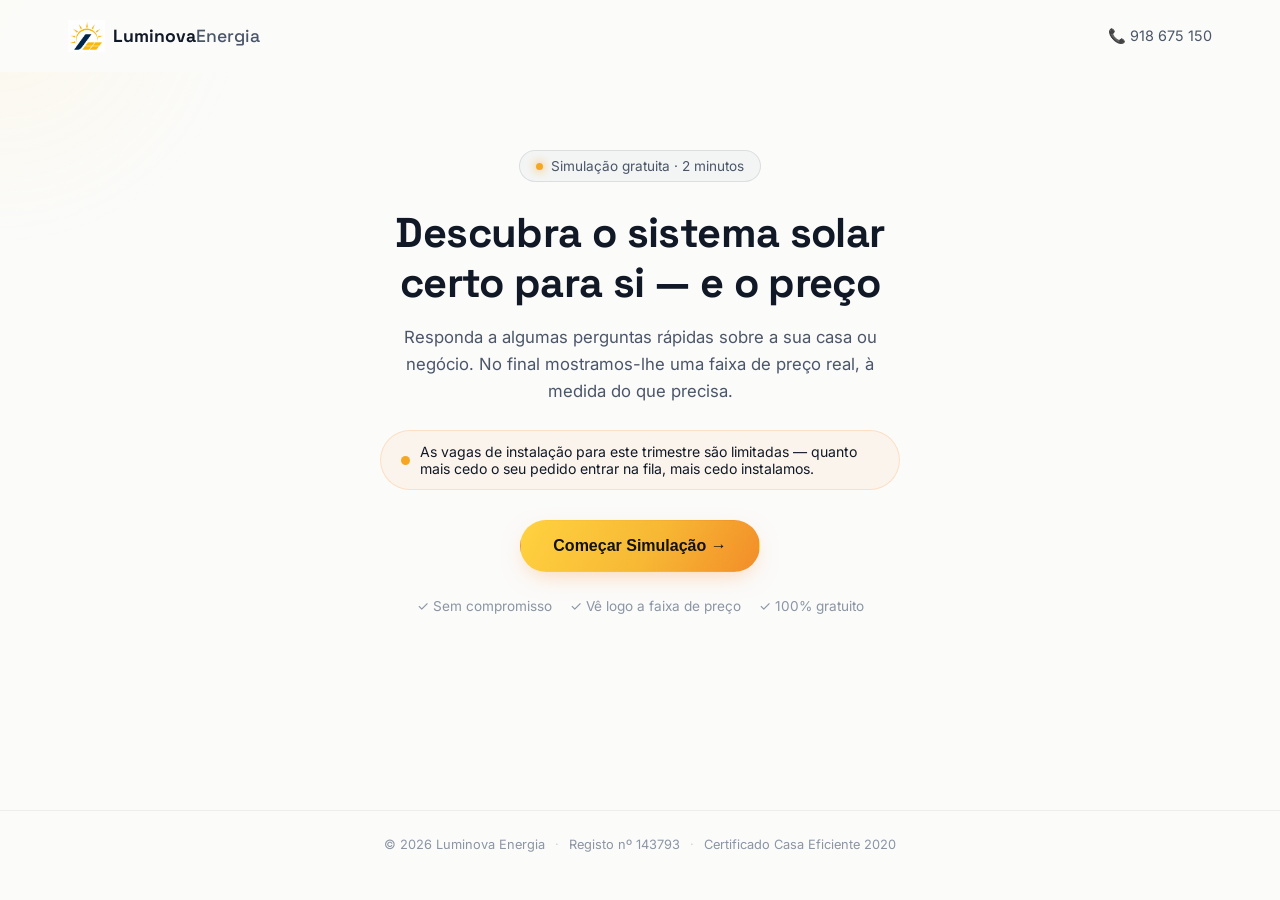
<file: index.html>
<!DOCTYPE html>
<html lang="pt">
<head>
<meta charset="UTF-8">
<meta name="viewport" content="width=device-width, initial-scale=1.0">
<title>Simulação Solar Gratuita | Luminova Energia</title>
<meta name="description" content="Descubra em 2 minutos o sistema solar certo para a sua casa ou negócio, veja a faixa de preço estimada e agende uma avaliação gratuita.">
<link rel="icon" href="data:image/svg+xml,<svg xmlns=%22http://www.w3.org/2000/svg%22 viewBox=%220 0 100 100%22><text y=%22.9em%22 font-size=%2290%22>☀️</text></svg>">
<link rel="preconnect" href="https://fonts.googleapis.com">
<link rel="preconnect" href="https://fonts.gstatic.com" crossorigin>
<link href="https://fonts.googleapis.com/css2?family=Space+Grotesk:wght@400;500;600;700&family=Inter:wght@400;500;600;700;800&display=swap" rel="stylesheet">
<link rel="stylesheet" href="styles.css?v=3">
</head>
<body>

<div class="grain"></div>
<div class="cursor-glow" id="cursorGlow"></div>

<!-- Intentionally minimal header: logo only, no nav links, no way to click away from the quiz. -->
<header class="quiz-header">
  <div class="container quiz-header-inner">
    <span class="logo">
      <img src="assets/logo-mark.png" alt="Luminova Energia" class="logo-mark-img">
      <span class="logo-text">Luminova<em>Energia</em></span>
    </span>
    <a href="tel:+351918675150" class="quiz-header-phone">📞 918 675 150</a>
  </div>
</header>

<section class="quiz-section">
  <div class="container quiz-container">

    <div class="quiz-intro reveal-up in" id="quizIntro">
      <div class="eyebrow center"><span class="dot"></span> Simulação gratuita · 2 minutos</div>
      <h1 class="quiz-title">Descubra o sistema solar certo para si — e o preço</h1>
      <p class="quiz-sub">Responda a algumas perguntas rápidas sobre a sua casa ou negócio. No final mostramos-lhe uma faixa de preço real, à medida do que precisa.</p>
      <div class="quiz-urgency">
        <span class="pulse-dot"></span>
        As vagas de instalação para este trimestre são limitadas — quanto mais cedo o seu pedido entrar na fila, mais cedo instalamos.
      </div>
      <button class="btn btn-primary btn-lg" id="startQuiz">Começar Simulação →</button>
      <div class="quiz-trust">
        <span>✓ Sem compromisso</span>
        <span>✓ Vê logo a faixa de preço</span>
        <span>✓ 100% gratuito</span>
      </div>
    </div>

    <form id="quizForm" class="quiz-form" style="display:none;" novalidate>
      <div class="quiz-progress">
        <div class="quiz-progress-bar"><div class="quiz-progress-fill" id="progressFill"></div></div>
        <div class="quiz-progress-label"><span id="stepLabel">Passo 1 de 11</span></div>
      </div>

      <!-- Step 1: Tipo de imóvel -->
      <div class="quiz-step" data-step="1">
        <h2>Isto é para...</h2>
        <p class="quiz-step-sub">Isto ajuda-nos a dimensionar corretamente o sistema.</p>
        <div class="quiz-options quiz-options-list" data-field="property_type">
          <button type="button" class="quiz-option" data-value="Moradia"><span class="quiz-option-icon">🏠</span><span>Moradia</span></button>
          <button type="button" class="quiz-option" data-value="Apartamento"><span class="quiz-option-icon">🏢</span><span>Apartamento</span></button>
          <button type="button" class="quiz-option" data-value="Comercial"><span class="quiz-option-icon">🏭</span><span>Negócio ou Comercial</span></button>
        </div>
        <div class="quiz-field" id="roofAccessField" style="display:none;">
          <label>Tem acesso a um telhado, terraço ou cobertura próprios?</label>
          <div class="quiz-options quiz-options-list" data-field="roof_access">
            <button type="button" class="quiz-option" data-value="Proprio">Sim, tenho acesso próprio</button>
            <button type="button" class="quiz-option" data-value="Partilhado com condominio">É partilhado com o condomínio</button>
            <button type="button" class="quiz-option" data-value="Sem acesso">Não tenho, mas tenho interesse noutras soluções</button>
          </div>
        </div>
      </div>

      <!-- Step 2: O que procura, mapeado diretamente ao que vendemos -->
      <div class="quiz-step" data-step="2">
        <h2>O que está a precisar?</h2>
        <p class="quiz-step-sub">Estas são as soluções que temos disponíveis — escolha a que mais se aproxima.</p>
        <div class="quiz-options quiz-options-list" data-field="interest">
          <button type="button" class="quiz-option" data-value="Kit Solar Completo"><span class="quiz-option-icon">☀️</span><span>Kit Solar Completo (painéis + inversor + bateria)</span></button>
          <button type="button" class="quiz-option" data-value="Bateria"><span class="quiz-option-icon">🔋</span><span>Já tenho painéis, quero mais bateria/armazenamento</span></button>
          <button type="button" class="quiz-option" data-value="Inversor"><span class="quiz-option-icon">⚡</span><span>Preciso de trocar ou adicionar um inversor</span></button>
          <button type="button" class="quiz-option" data-value="Carregador EV"><span class="quiz-option-icon">🚗</span><span>Um carregador para o meu carro elétrico</span></button>
          <button type="button" class="quiz-option" data-value="Estrutura"><span class="quiz-option-icon">🔧</span><span>Estrutura de fixação para painéis novos</span></button>
          <button type="button" class="quiz-option" data-value="Ainda nao sei"><span class="quiz-option-icon">🤔</span><span>Ainda não sei — quero uma recomendação</span></button>
        </div>
      </div>

      <!-- Step 3: Capacidade — conteúdo varia consoante as respostas anteriores -->
      <div class="quiz-step" data-step="3">
        <h2 id="capTitle">O que tem em casa?</h2>
        <p class="quiz-step-sub" id="capSub">Só o essencial — isto dá-nos uma ideia rápida do seu consumo.</p>

        <!-- Bateria: já tem painéis? que inversor tem? -->
        <div id="capBattery" style="display:none;">
          <div class="quiz-field">
            <label>Já tem painéis solares instalados?</label>
            <div class="quiz-options" data-field="battery_has_panels">
              <button type="button" class="quiz-option" data-value="Sim">Sim</button>
              <button type="button" class="quiz-option" data-value="Nao">Não</button>
            </div>
          </div>
          <div class="quiz-field">
            <label>Que inversor tem atualmente?</label>
            <div class="quiz-options" data-field="battery_inverter_brand">
              <button type="button" class="quiz-option" data-value="Deye">Deye</button>
              <button type="button" class="quiz-option" data-value="Outra marca">Outra marca</button>
              <button type="button" class="quiz-option" data-value="Nao sei">Não sei</button>
            </div>
          </div>
          <div class="quiz-field">
            <label>O que precisa de continuar a funcionar durante um corte de energia? (opcional)</label>
            <div class="quiz-options quiz-chips" data-field="autonomy_needs" data-multi="true">
              <button type="button" class="quiz-option quiz-chip" data-value="Conservacao de alimentos">🧊 Conservação de alimentos</button>
              <button type="button" class="quiz-option quiz-chip" data-value="Equipamento medico">🏥 Equipamento médico</button>
              <button type="button" class="quiz-option quiz-chip" data-value="Trabalho remoto">💻 Trabalho remoto</button>
              <button type="button" class="quiz-option quiz-chip" data-value="Bomba de agua">💧 Bomba de água / furo</button>
              <button type="button" class="quiz-option quiz-chip" data-value="Seguranca">🔒 Segurança / alarme</button>
              <button type="button" class="quiz-option quiz-chip" data-value="Nao precisa de autonomia">Não preciso de autonomia</button>
            </div>
          </div>
        </div>

        <!-- Inversor: motivo + potência aproximada -->
        <div id="capInverter" style="display:none;">
          <div class="quiz-field">
            <label>Porque precisa de trocar/adicionar o inversor?</label>
            <div class="quiz-options" data-field="inverter_reason">
              <button type="button" class="quiz-option" data-value="Avariado">O atual avariou</button>
              <button type="button" class="quiz-option" data-value="Mais potencia">Quero mais potência</button>
              <button type="button" class="quiz-option" data-value="Instalacao de raiz">Estou a instalar de raiz</button>
              <button type="button" class="quiz-option" data-value="Outro motivo">Outro motivo</button>
            </div>
          </div>
          <div class="quiz-field">
            <label>Potência aproximada do sistema</label>
            <div class="quiz-options" data-field="inverter_power">
              <button type="button" class="quiz-option" data-value="Ate 3kW">Até 3 kW</button>
              <button type="button" class="quiz-option" data-value="3-5kW">3–5 kW</button>
              <button type="button" class="quiz-option" data-value="Mais de 5kW">Mais de 5 kW</button>
              <button type="button" class="quiz-option" data-value="Nao sei">Não sei</button>
            </div>
          </div>
        </div>

        <!-- Carregador EV: tipo + já tem solar -->
        <div id="capCharger" style="display:none;">
          <div class="quiz-field">
            <label>Que tipo de carregamento procura?</label>
            <div class="quiz-options quiz-options-list" data-field="charger_type">
              <button type="button" class="quiz-option" data-value="Mais economico (7kW monofasico)">🔌 Mais económico — 7 kW monofásico</button>
              <button type="button" class="quiz-option" data-value="Mais rapido (11kW trifasico)">⚡ Mais rápido — 11 kW trifásico</button>
              <button type="button" class="quiz-option" data-value="O mais rapido e inteligente (22kW com app)">🚀 O mais rápido e inteligente — 22 kW com app</button>
              <button type="button" class="quiz-option" data-value="Nao sei">🤔 Não sei</button>
            </div>
          </div>
          <div class="quiz-field">
            <label>Já tem sistema solar instalado?</label>
            <div class="quiz-options" data-field="charger_has_solar">
              <button type="button" class="quiz-option" data-value="Sim">Sim</button>
              <button type="button" class="quiz-option" data-value="Nao">Não</button>
              <button type="button" class="quiz-option" data-value="Vou instalar agora">Vou instalar agora</button>
            </div>
          </div>
        </div>

        <!-- Estrutura: cobertura + nº de painéis -->
        <div id="capStructure" style="display:none;">
          <div class="quiz-field">
            <label>Tipo de cobertura</label>
            <div class="quiz-options" data-field="structure_roof_type">
              <button type="button" class="quiz-option" data-value="Telhado inclinado">Telhado inclinado</button>
              <button type="button" class="quiz-option" data-value="Cobertura plana">Cobertura plana</button>
              <button type="button" class="quiz-option" data-value="Nao sei">Não sei</button>
            </div>
          </div>
          <div class="quiz-field">
            <label>Quantos painéis pretende instalar?</label>
            <div class="quiz-options" data-field="structure_panel_count">
              <button type="button" class="quiz-option" data-value="1-6">1–6</button>
              <button type="button" class="quiz-option" data-value="7-12">7–12</button>
              <button type="button" class="quiz-option" data-value="13-20">13–20</button>
              <button type="button" class="quiz-option" data-value="Mais de 20">Mais de 20</button>
            </div>
          </div>
        </div>

        <!-- Residencial (Moradia ou Apartamento com acesso): padrão de consumo + autonomia + veículo elétrico + agregado -->
        <div id="capResidential" style="display:none;">
          <div class="quiz-field">
            <label>Quando consome mais eletricidade?</label>
            <div class="quiz-options quiz-options-list" data-field="consumption_pattern">
              <button type="button" class="quiz-option" data-value="Durante o dia">☀️ Durante o dia (trabalho a partir de casa, negócio ativo de dia)</button>
              <button type="button" class="quiz-option" data-value="Ao fim do dia e noite">🌙 Ao fim do dia e à noite (fora de casa durante o dia)</button>
              <button type="button" class="quiz-option" data-value="Distribuido ao longo do dia">🔄 Distribuído ao longo do dia</button>
            </div>
          </div>
          <div class="quiz-field">
            <label>O que precisa de continuar a funcionar durante um corte de energia? (opcional)</label>
            <div class="quiz-options quiz-chips" data-field="autonomy_needs" data-multi="true">
              <button type="button" class="quiz-option quiz-chip" data-value="Conservacao de alimentos">🧊 Conservação de alimentos</button>
              <button type="button" class="quiz-option quiz-chip" data-value="Equipamento medico">🏥 Equipamento médico</button>
              <button type="button" class="quiz-option quiz-chip" data-value="Trabalho remoto">💻 Trabalho remoto</button>
              <button type="button" class="quiz-option quiz-chip" data-value="Bomba de agua">💧 Bomba de água / furo</button>
              <button type="button" class="quiz-option quiz-chip" data-value="Seguranca">🔒 Segurança / alarme</button>
              <button type="button" class="quiz-option quiz-chip" data-value="Nao precisa de autonomia">Não preciso de autonomia</button>
            </div>
          </div>
          <div class="quiz-field">
            <label>Tem ou está a planear ter um veículo elétrico?</label>
            <div class="quiz-options" data-field="ev_interest" data-scope="residential">
              <button type="button" class="quiz-option" data-value="Ja tenho">Já tenho</button>
              <button type="button" class="quiz-option" data-value="Vou comprar em breve">Vou comprar em breve</button>
              <button type="button" class="quiz-option" data-value="Nao">Não</button>
              <button type="button" class="quiz-option" data-value="Talvez no futuro">Talvez no futuro</button>
            </div>
          </div>
          <div class="quiz-field">
            <label>Quantas pessoas vivem em casa?</label>
            <div class="quiz-options" data-field="household" data-scope="residential">
              <button type="button" class="quiz-option" data-value="1-2 pessoas">1–2 pessoas</button>
              <button type="button" class="quiz-option" data-value="3-4 pessoas">3–4 pessoas</button>
              <button type="button" class="quiz-option" data-value="5+ pessoas">5+ pessoas</button>
            </div>
          </div>
        </div>

        <!-- Comercial: tipos de equipamento + frota elétrica + dimensão do negócio -->
        <div id="capCommercial" style="display:none;">
          <div class="quiz-field">
            <label>Que tipos de equipamento têm maior consumo? (opcional)</label>
            <div class="quiz-options quiz-chips" data-field="appliances" data-multi="true" data-scope="commercial">
              <button type="button" class="quiz-option quiz-chip" data-value="Camaras Frigorificas">🧊 Câmaras Frigoríficas</button>
              <button type="button" class="quiz-option quiz-chip" data-value="Climatizacao Comercial">❄️ Climatização</button>
              <button type="button" class="quiz-option quiz-chip" data-value="Maquinaria">⚙️ Maquinaria</button>
              <button type="button" class="quiz-option quiz-chip" data-value="Iluminacao Intensiva">💡 Iluminação Intensiva</button>
              <button type="button" class="quiz-option quiz-chip" data-value="Equipamento Informatico">🖥️ Equipamento Informático</button>
            </div>
          </div>
          <div class="quiz-field">
            <label>Tem ou planeia ter veículos elétricos na frota?</label>
            <div class="quiz-options" data-field="ev_interest" data-scope="commercial">
              <button type="button" class="quiz-option" data-value="Ja tenho">Já tenho</button>
              <button type="button" class="quiz-option" data-value="Vou comprar em breve">Vou comprar em breve</button>
              <button type="button" class="quiz-option" data-value="Nao">Não</button>
              <button type="button" class="quiz-option" data-value="Talvez no futuro">Talvez no futuro</button>
            </div>
          </div>
          <div class="quiz-field">
            <label>Dimensão do negócio</label>
            <div class="quiz-options" data-field="household" data-scope="commercial">
              <button type="button" class="quiz-option" data-value="Pequeno negocio (1-5)">Pequeno (1–5 pessoas)</button>
              <button type="button" class="quiz-option" data-value="Medio negocio (5-20)">Médio (5–20 pessoas)</button>
              <button type="button" class="quiz-option" data-value="Grande negocio (20+)">Grande (20+ pessoas)</button>
            </div>
          </div>
        </div>

        <button type="button" class="btn btn-primary btn-lg" id="capNext">Continuar →</button>
      </div>

      <!-- Step 4: Morada -->
      <div class="quiz-step" data-step="4">
        <h2>Onde fica o imóvel?</h2>
        <p class="quiz-step-sub">Precisamos da morada completa para validar a exposição solar e a viabilidade técnica.</p>
        <div class="quiz-field">
          <label for="address">Morada completa</label>
          <input type="text" id="address" name="address" placeholder="Rua, número, código postal, localidade" autocomplete="street-address" required>
        </div>
        <div class="quiz-field">
          <label for="concelho">Concelho</label>
          <input type="text" id="concelho" name="concelho" placeholder="Ex: Nisa, Castelo Branco..." autocomplete="address-level2">
        </div>
        <button type="button" class="btn btn-primary btn-lg quiz-next">Continuar →</button>
      </div>

      <!-- Step 5: Fatura -->
      <div class="quiz-step" data-step="5">
        <h2>Quanto paga, em média, de eletricidade por mês?</h2>
        <p class="quiz-step-sub">Quanto mais alta a fatura, maior a poupança potencial — e mais precisa esta estimativa.</p>
        <div class="quiz-field">
          <label for="current_bill">Valor médio mensal (€)</label>
          <input type="text" id="current_bill" name="current_bill" placeholder="Ex: 120€" inputmode="decimal">
        </div>
        <button type="button" class="btn btn-primary btn-lg quiz-next">Continuar →</button>
      </div>

      <!-- Step 6: Faixa de preço (informativo) -->
      <div class="quiz-step" data-step="6">
        <div class="price-reveal">
          <div class="eyebrow center"><span class="dot"></span> Estimativa para o seu perfil</div>
          <div class="price-tier" id="priceTier">Médio</div>
          <div class="price-range" id="priceRange">3.000€ – 5.600€</div>
          <p class="price-explain" id="priceExplain">Este é o intervalo típico de investimento para o perfil que descreveu, incluindo painéis, inversor e bateria de lítio.</p>
          <p class="price-disclaimer">O valor final depende de uma avaliação técnica gratuita à sua morada — isto é apenas um ponto de partida.</p>
        </div>
        <button type="button" class="btn btn-primary btn-lg full quiz-next">Já percebi, continuar →</button>
      </div>

      <!-- Step 7: Orçamento -->
      <div class="quiz-step" data-step="7">
        <h2>Tendo em conta essa faixa, qual o orçamento que tem disponível?</h2>
        <p class="quiz-step-sub">Uma estimativa é suficiente — ajustamos a proposta ao valor real.</p>
        <div class="quiz-options quiz-options-list" data-field="budget">
          <button type="button" class="quiz-option" data-value="Ate 3.000E">Até 3.000€</button>
          <button type="button" class="quiz-option" data-value="3.000E - 6.000E">3.000€ – 6.000€</button>
          <button type="button" class="quiz-option" data-value="6.000E - 10.000E">6.000€ – 10.000€</button>
          <button type="button" class="quiz-option" data-value="Mais de 10.000E">Mais de 10.000€</button>
          <button type="button" class="quiz-option" data-value="Ainda nao sei / preciso de simulacao">Ainda não sei — preciso de uma simulação</button>
        </div>
      </div>

      <!-- Step 8: Prazo -->
      <div class="quiz-step" data-step="8">
        <h2>Para quando quer ter o sistema instalado?</h2>
        <p class="quiz-step-sub">Isto determina a prioridade do seu pedido na nossa agenda de instalações.</p>
        <div class="quiz-options quiz-options-list" data-field="timeline">
          <button type="button" class="quiz-option" data-value="Imediato (0-1 mes)"><span class="quiz-option-icon">🔥</span><span>O mais rápido possível (0–1 mês)</span></button>
          <button type="button" class="quiz-option" data-value="1-3 meses"><span class="quiz-option-icon">📅</span><span>Nos próximos 1–3 meses</span></button>
          <button type="button" class="quiz-option" data-value="3-6 meses"><span class="quiz-option-icon">🗓️</span><span>Nos próximos 3–6 meses</span></button>
          <button type="button" class="quiz-option" data-value="So a pesquisar"><span class="quiz-option-icon">🔎</span><span>Ainda só estou a pesquisar</span></button>
        </div>
      </div>

      <!-- Step 9: Proprietário -->
      <div class="quiz-step" data-step="9">
        <h2>É proprietário(a) do imóvel?</h2>
        <p class="quiz-step-sub">A instalação solar requer autorização do proprietário.</p>
        <div class="quiz-options" data-field="owner">
          <button type="button" class="quiz-option" data-value="Sim"><span class="quiz-option-icon">✓</span><span>Sim, sou o proprietário</span></button>
          <button type="button" class="quiz-option" data-value="Nao"><span class="quiz-option-icon">✗</span><span>Não</span></button>
          <button type="button" class="quiz-option" data-value="A decidir com o proprietario"><span class="quiz-option-icon">🤝</span><span>Vou decidir com o proprietário</span></button>
        </div>
      </div>

      <!-- Step 10: Motivação -->
      <div class="quiz-step" data-step="10">
        <h2>O que o(a) faz querer avançar agora?</h2>
        <p class="quiz-step-sub">Pode escolher mais do que uma opção.</p>
        <div class="quiz-options quiz-options-list quiz-multi" data-field="motivations" data-multi="true">
          <button type="button" class="quiz-option" data-value="Preco da eletricidade a subir">📈 Os preços da eletricidade estão a subir</button>
          <button type="button" class="quiz-option" data-value="Fim de incentivos/apoios">⏳ Não quero perder os apoios/incentivos atuais</button>
          <button type="button" class="quiz-option" data-value="Ja teve corte de energia">⚡ Já tive cortes de energia</button>
          <button type="button" class="quiz-option" data-value="Quer independencia energetica">🔋 Quero independência energética</button>
          <button type="button" class="quiz-option" data-value="Esta a construir/remodelar">🏗️ Estou a construir ou remodelar</button>
          <button type="button" class="quiz-option" data-value="Recomendacao de outro cliente">🗣️ Fui recomendado por outro cliente</button>
        </div>
        <div class="quiz-field quiz-note-field">
          <label for="quiz_note">NOTA: quer dizer-nos mais alguma coisa? (opcional)</label>
          <textarea id="quiz_note" name="note" rows="3" placeholder="Ex: tenho sombra no telhado à tarde, já tenho orçamentos de outras empresas, prefiro ser contactado ao fim do dia..."></textarea>
        </div>
        <button type="button" class="btn btn-primary btn-lg quiz-next">Continuar →</button>
      </div>

      <!-- Step 11: Chamada + Contacto -->
      <div class="quiz-step" data-step="11">
        <h2>Falta só uma coisa — a Marta vai ligar-lhe</h2>
        <p class="quiz-step-sub">Preencha os seus dados e a nossa assistente entra em contacto consigo em poucos minutos para perceber o seu pedido e agendar a visita técnica.</p>
        <div class="marta-call-card">
          <img src="assets/marta.jpg" alt="Marta - Assistente da Luminova" class="marta-call-photo">
          <div class="marta-call-info">
            <strong class="marta-call-name">Marta — Assistente da Luminova</strong>
            <span class="marta-call-desc">Vai receber uma chamada de <strong>+351 300 602 521</strong> dentro de cerca de 2 minutos depois de submeter o formulário.</span>
          </div>
        </div>
        <div class="quiz-field">
          <label for="qname">Nome</label>
          <input type="text" id="qname" name="name" placeholder="O seu nome" required>
        </div>
        <div class="quiz-field">
          <label for="qphone">Telefone</label>
          <input type="tel" id="qphone" name="phone" placeholder="912 345 678" required>
        </div>
        <div class="quiz-field">
          <label for="qemail">Email</label>
          <input type="email" id="qemail" name="email" placeholder="oseuemail@exemplo.pt" required>
        </div>
        <button type="submit" class="btn btn-primary btn-lg full" id="submitQuiz">Concluir e Receber a Chamada →</button>
        <p class="quiz-disclaimer">Ao submeter, aceita ser contactado pela nossa equipa (mensagem, email ou chamada) sobre este pedido.</p>
      </div>

      <div class="quiz-nav">
        <button type="button" class="quiz-back" id="quizBack">← Voltar</button>
      </div>
    </form>

  </div>
</section>

<footer class="quiz-footer">
  <div class="container quiz-footer-inner">
    <span>© <span id="year"></span> Luminova Energia</span>
    <span class="quiz-footer-sep">·</span>
    <span>Registo nº 143793</span>
    <span class="quiz-footer-sep">·</span>
    <span>Certificado Casa Eficiente 2020</span>
  </div>
</footer>

<script src="quiz.js?v=4"></script>
</body>
</html>
</file>
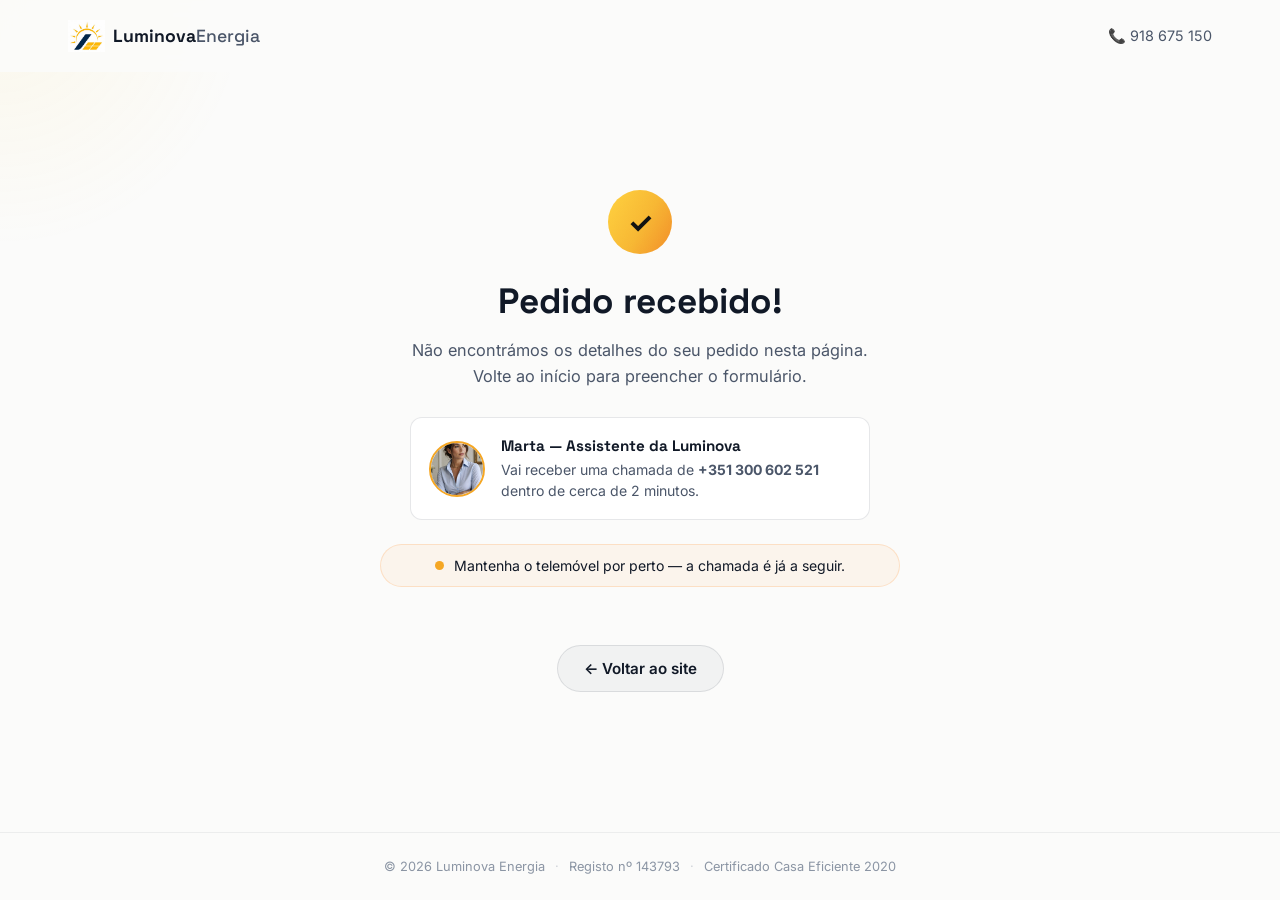
<file: obrigado.html>
<!DOCTYPE html>
<html lang="pt">
<head>
<meta charset="UTF-8">
<meta name="viewport" content="width=device-width, initial-scale=1.0">
<title>Pedido Recebido | Luminova Energia</title>
<meta name="robots" content="noindex">
<link rel="icon" href="data:image/svg+xml,<svg xmlns=%22http://www.w3.org/2000/svg%22 viewBox=%220 0 100 100%22><text y=%22.9em%22 font-size=%2290%22>☀️</text></svg>">
<link rel="preconnect" href="https://fonts.googleapis.com">
<link rel="preconnect" href="https://fonts.gstatic.com" crossorigin>
<link href="https://fonts.googleapis.com/css2?family=Space+Grotesk:wght@400;500;600;700&family=Inter:wght@400;500;600;700;800&display=swap" rel="stylesheet">
<link rel="stylesheet" href="styles.css?v=3">
</head>
<body>

<div class="grain"></div>
<div class="cursor-glow" id="cursorGlow"></div>

<header class="quiz-header">
  <div class="container quiz-header-inner">
    <span class="logo">
      <img src="assets/logo-mark.png" alt="Luminova Energia" class="logo-mark-img">
      <span class="logo-text">Luminova<em>Energia</em></span>
    </span>
    <a href="tel:+351918675150" class="quiz-header-phone">📞 918 675 150</a>
  </div>
</header>

<section class="quiz-section">
  <div class="container quiz-container">

    <div class="quiz-success" id="quizSuccess">
      <div class="quiz-success-icon">✓</div>
      <h2>Pedido recebido!</h2>
      <p id="successMessage">A confirmar os detalhes...</p>

      <div class="marta-call-card" style="max-width:460px;margin:28px auto 0;text-align:left;">
        <img src="assets/marta.jpg" alt="Marta - Assistente da Luminova" class="marta-call-photo">
        <div class="marta-call-info">
          <strong class="marta-call-name">Marta — Assistente da Luminova</strong>
          <span class="marta-call-desc">Vai receber uma chamada de <strong>+351 300 602 521</strong> dentro de cerca de 2 minutos.</span>
        </div>
      </div>

      <div class="quiz-next-steps" id="nextSteps">
        <h3>O que acontece a seguir</h3>
        <ol>
          <li><strong>Dentro de 2 minutos:</strong> A Marta liga-lhe do número acima para perceber melhor o seu pedido.</li>
          <li><strong>Na chamada:</strong> Ela confirma os detalhes e agenda consigo a chamada de avaliação com a nossa equipa, hoje ou amanhã.</li>
          <li><strong>Depois de agendado:</strong> Recebe um convite por email com o link da chamada, mais alguns emails úteis antes da hora marcada — não é spam.</li>
        </ol>
      </div>

      <p class="quiz-spam-note" id="spamNote" style="display:none;">📩 Não encontra o email? Verifique a pasta de <strong>Spam / Não Solicitado</strong> — chega em nome de <strong>Luminova Energia</strong>.</p>
      <div class="quiz-cal-actions" id="calActions" style="display:none;"></div>

      <div class="quiz-urgency" style="margin-top:24px;">
        <span class="pulse-dot"></span>
        Mantenha o telemóvel por perto — a chamada é já a seguir.
      </div>

      <a href="https://hyperscaleh.github.io/luminova-energia/" class="btn btn-ghost" style="margin-top:28px;" id="backHome">← Voltar ao site</a>
    </div>

  </div>
</section>

<footer class="quiz-footer">
  <div class="container quiz-footer-inner">
    <span>© <span id="year"></span> Luminova Energia</span>
    <span class="quiz-footer-sep">·</span>
    <span>Registo nº 143793</span>
    <span class="quiz-footer-sep">·</span>
    <span>Certificado Casa Eficiente 2020</span>
  </div>
</footer>

<script src="obrigado.js?v=4"></script>
</body>
</html>
</file>
<file: styles.css>
/* ---------- Tokens ---------- */
:root{
  --bg:#fbfbfa;
  --bg-soft:#f4f5f6;
  --surface:#ffffff;
  --surface-2:#eef0f2;
  --border:rgba(10,20,40,.10);
  --border-soft:rgba(10,20,40,.06);
  --text:#101826;
  --text-dim:#4a5568;
  --text-faint:#8a94a3;
  --accent:#f5a623;
  --accent-2:#1f9d5c;
  --accent-grad: linear-gradient(120deg,#ffd23f,#f7b733 55%,#f28c28);
  --navy:#0b1e3a;
  --navy-2:#12294a;
  --radius:20px;
  --radius-sm:12px;
  --ease:cubic-bezier(.16,1,.3,1);
  --maxw:1200px;
}

*,*::before,*::after{box-sizing:border-box;}
html{scroll-behavior:smooth;overscroll-behavior-y:none;}
body{
  margin:0;
  background:var(--bg);
  color:var(--text);
  font-family:'Inter',-apple-system,BlinkMacSystemFont,sans-serif;
  -webkit-font-smoothing:antialiased;
  overflow-x:hidden;
}
h1,h2,h3,.logo-text{font-family:'Space Grotesk',sans-serif;}
a{color:inherit;text-decoration:none;}
.container{max-width:var(--maxw);margin:0 auto;padding:0 28px;}

/* grain overlay */
.grain{
  position:fixed;inset:0;pointer-events:none;z-index:9998;opacity:.035;mix-blend-mode:overlay;
  background-image:url("data:image/svg+xml,%3Csvg xmlns='http://www.w3.org/2000/svg' width='120' height='120'%3E%3Cfilter id='n'%3E%3CfeTurbulence type='fractalNoise' baseFrequency='0.9' numOctaves='2' stitchTiles='stitch'/%3E%3C/filter%3E%3Crect width='100%25' height='100%25' filter='url(%23n)'/%3E%3C/svg%3E");
}
.cursor-glow{
  position:fixed;top:0;left:0;width:500px;height:500px;border-radius:50%;
  background:radial-gradient(circle,rgba(255,210,63,.08),transparent 70%);
  pointer-events:none;z-index:1;transform:translate(-50%,-50%);
  transition:opacity .3s;will-change:transform;
}

/* ---------- Buttons ---------- */
.btn{
  display:inline-flex;align-items:center;justify-content:center;gap:8px;
  padding:13px 26px;border-radius:100px;font-weight:600;font-size:.95rem;
  border:1px solid transparent;cursor:pointer;transition:transform .35s var(--ease),box-shadow .35s var(--ease),background .3s;
  white-space:nowrap;
}
.btn-primary{
  background:var(--accent-grad);color:#111;
  box-shadow:0 8px 24px -8px rgba(255,159,77,.5);
}
.btn-primary:hover{transform:translateY(-2px) scale(1.02);box-shadow:0 12px 30px -6px rgba(255,159,77,.65);}
.btn-ghost{background:rgba(11,30,58,.04);border-color:var(--border);color:var(--text);}
.btn-ghost:hover{background:rgba(11,30,58,.08);transform:translateY(-2px);}
.btn-lg{padding:16px 32px;font-size:1rem;}
.btn.full{width:100%;}

/* ---------- Minimal header (logo + phone only — no nav, nothing to click away to) ---------- */
.quiz-header{position:fixed;top:0;left:0;right:0;z-index:1000;padding:20px 0;background:rgba(251,251,250,.9);backdrop-filter:blur(10px);}
.quiz-header-inner{display:flex;align-items:center;justify-content:space-between;gap:12px;flex-wrap:wrap;}
.logo{display:flex;align-items:center;gap:8px;font-weight:700;font-size:1.1rem;}
.logo-mark{
  display:inline-flex;align-items:center;justify-content:center;width:32px;height:32px;border-radius:50%;
  background:var(--accent-grad);color:#111;font-size:1rem;
}
.logo-mark-img{height:32px;width:auto;display:block;}
.logo-text em{font-style:normal;color:var(--text-dim);font-weight:500;}
.quiz-header-phone{font-size:.9rem;color:var(--text-dim);transition:color .25s;}
.quiz-header-phone:hover{color:var(--accent);}

/* ---------- Eyebrow / pulse dot ---------- */
.eyebrow{
  display:inline-flex;align-items:center;gap:8px;font-size:.85rem;color:var(--text-dim);
  padding:7px 16px;border:1px solid var(--border);border-radius:100px;background:rgba(11,30,58,.03);
  margin-bottom:26px;
}
.eyebrow.center{display:flex;width:fit-content;margin-left:auto;margin-right:auto;}
.dot{width:7px;height:7px;border-radius:50%;background:var(--accent);box-shadow:0 0 10px var(--accent);}

/* ---------- Reveal ---------- */
.reveal-up{opacity:0;transform:translateY(28px);transition:opacity .8s var(--ease),transform .8s var(--ease);}
.reveal-up.in{opacity:1;transform:translateY(0);}

/* ---------- Quiz ---------- */
.quiz-section{padding:150px 0 100px;min-height:90vh;}
.quiz-container{max-width:640px;}

.quiz-title{font-size:clamp(1.8rem,4vw,2.6rem);font-weight:700;letter-spacing:-.015em;text-align:center;margin:18px 0 16px;line-height:1.2;}
.quiz-sub{color:var(--text-dim);text-align:center;font-size:1.05rem;line-height:1.6;max-width:520px;margin:0 auto 26px;}
.quiz-intro{text-align:center;}

.quiz-spam-note{
  background:rgba(245,166,35,.08);border:1px solid rgba(245,166,35,.3);border-radius:12px;
  padding:14px 18px;font-size:.88rem;color:var(--text);max-width:480px;margin:0 auto 20px;line-height:1.5;
}
.quiz-cal-actions{display:flex;gap:12px;justify-content:center;flex-wrap:wrap;margin:0 auto 20px;}

.quiz-urgency{
  display:flex;align-items:center;gap:10px;justify-content:center;text-align:left;
  background:rgba(255,159,77,.08);border:1px solid rgba(255,159,77,.25);border-radius:100px;
  padding:12px 20px;font-size:.88rem;color:var(--text);max-width:520px;margin:0 auto 30px;
}
.pulse-dot{
  flex:none;width:9px;height:9px;border-radius:50%;background:var(--accent);
  box-shadow:0 0 0 0 rgba(255,210,63,.6);animation:pulseDot 1.8s infinite;
}
@keyframes pulseDot{
  0%{box-shadow:0 0 0 0 rgba(255,210,63,.6);}
  70%{box-shadow:0 0 0 10px rgba(255,210,63,0);}
  100%{box-shadow:0 0 0 0 rgba(255,210,63,0);}
}
.quiz-trust{display:flex;gap:18px;justify-content:center;flex-wrap:wrap;margin-top:26px;color:var(--text-faint);font-size:.85rem;}

.quiz-progress{margin-bottom:36px;}
.quiz-progress-bar{width:100%;height:6px;border-radius:100px;background:var(--surface-2);overflow:hidden;}
.quiz-progress-fill{height:100%;background:var(--accent-grad);border-radius:100px;width:12.5%;transition:width .5s var(--ease);}
.quiz-progress-label{text-align:right;font-size:.8rem;color:var(--text-faint);margin-top:8px;}

.quiz-step{display:none;animation:quizFadeIn .4s var(--ease);}
.quiz-step.active{display:block;}
@keyframes quizFadeIn{from{opacity:0;transform:translateY(12px);}to{opacity:1;transform:translateY(0);}}
.quiz-step h2{font-size:clamp(1.3rem,2.6vw,1.7rem);margin:0 0 8px;line-height:1.3;}
.quiz-step-sub{color:var(--text-dim);font-size:.92rem;margin:0 0 28px;}

.quiz-options{display:grid;grid-template-columns:1fr 1fr;gap:14px;margin-bottom:10px;}
.quiz-options-list{grid-template-columns:1fr;}
.quiz-option{
  display:flex;align-items:center;gap:12px;text-align:left;
  background:var(--surface);border:1px solid var(--border);border-radius:var(--radius-sm);
  padding:16px 18px;color:var(--text);font-family:inherit;font-size:.95rem;font-weight:500;cursor:pointer;
  transition:border-color .25s,transform .2s,background .25s;
}
.quiz-option:hover{border-color:rgba(255,210,63,.35);transform:translateY(-2px);}
.quiz-option.selected{border-color:var(--accent);background:rgba(255,210,63,.08);}
.quiz-option-disabled,.quiz-option:disabled{opacity:.35;cursor:not-allowed;pointer-events:none;}
.quiz-option-icon{font-size:1.3rem;flex:none;}
.quiz-multi .quiz-option.selected::after{content:"✓";margin-left:auto;color:var(--accent);font-weight:700;}
.quiz-options.shake,.slot-picker.shake{animation:quizShake .4s;}
@keyframes quizShake{0%,100%{transform:translateX(0);}25%{transform:translateX(-6px);}75%{transform:translateX(6px);}}

.quiz-field{margin-bottom:18px;display:flex;flex-direction:column;gap:8px;}
.quiz-field label{font-size:.85rem;color:var(--text-dim);}
.quiz-field input{
  background:var(--surface-2);border:1px solid var(--border);border-radius:10px;padding:14px 16px;
  color:var(--text);font-family:inherit;font-size:1rem;outline:none;transition:border-color .25s;
}
.quiz-field input:focus{border-color:var(--accent);}
.quiz-field textarea{
  background:var(--surface-2);border:1px solid var(--border);border-radius:10px;padding:14px 16px;
  color:var(--text);font-family:inherit;font-size:.95rem;outline:none;transition:border-color .25s;resize:vertical;
}
.quiz-field textarea:focus{border-color:var(--accent);}
.quiz-note-field{margin-top:22px;}
.quiz-note-field label{color:var(--accent);font-weight:600;}

/* ---------- Marta call card (step 11) ---------- */
.link-btn{background:none;border:none;color:var(--accent);text-decoration:underline;font-family:inherit;font-size:inherit;cursor:pointer;padding:0;}
.marta-call-card{
  display:flex;align-items:center;gap:16px;background:var(--surface);border:1px solid var(--border);
  border-radius:var(--radius-sm);padding:18px;margin-bottom:22px;
}
.marta-call-photo{
  width:56px;height:56px;border-radius:50%;object-fit:cover;flex-shrink:0;border:2px solid var(--accent);
}
.marta-call-info{display:flex;flex-direction:column;gap:4px;}
.marta-call-name{font-family:'Space Grotesk',sans-serif;font-size:.95rem;color:var(--text);}
.marta-call-desc{font-size:.88rem;color:var(--text-dim);line-height:1.5;}

/* ---------- Appliance chips (compact multi-select) ---------- */
.quiz-chips{grid-template-columns:repeat(2,1fr);gap:10px;}
.quiz-chip{padding:12px 14px;font-size:.88rem;justify-content:flex-start;}
.quiz-chip.selected{border-color:var(--accent);background:rgba(255,210,63,.08);}
.quiz-chip.selected::after{content:"✓";margin-left:auto;color:var(--accent);font-weight:700;}

/* ---------- Price reveal card ---------- */
.price-reveal{
  text-align:center;background:var(--surface);border:1px solid var(--border);border-radius:var(--radius);
  padding:40px 28px;margin-bottom:26px;
}
.price-tier{
  font-family:'Space Grotesk',sans-serif;font-size:.95rem;font-weight:700;text-transform:uppercase;letter-spacing:.05em;
  color:var(--text-dim);margin-bottom:10px;
}
.price-range{
  font-family:'Space Grotesk',sans-serif;font-weight:700;font-size:clamp(2rem,5vw,2.8rem);
  background:var(--accent-grad);-webkit-background-clip:text;background-clip:text;color:transparent;margin-bottom:18px;
}
.price-explain{color:var(--text);font-size:.98rem;line-height:1.6;max-width:440px;margin:0 auto 14px;}
.price-disclaimer{color:var(--text-faint);font-size:.8rem;line-height:1.5;max-width:420px;margin:0 auto;}

.quiz-nav{margin-top:26px;padding-top:18px;border-top:1px solid var(--border-soft);}
.quiz-back{
  display:inline-flex;align-items:center;gap:6px;background:rgba(11,30,58,.03);border:1px solid var(--border);
  color:var(--text-dim);font-size:.9rem;font-weight:600;cursor:pointer;padding:10px 18px;border-radius:100px;
  transition:border-color .25s,color .25s,background .25s;
}
.quiz-back:hover{color:var(--text);border-color:rgba(255,210,63,.35);background:rgba(11,30,58,.06);}
.quiz-disclaimer{font-size:.78rem;color:var(--text-faint);text-align:center;margin-top:14px;}

.quiz-success{text-align:center;padding:40px 0;}
.quiz-success-icon{
  width:64px;height:64px;border-radius:50%;background:var(--accent-grad);color:#111;font-size:1.8rem;font-weight:700;
  display:flex;align-items:center;justify-content:center;margin:0 auto 24px;
}
.quiz-success h2{font-size:clamp(1.6rem,3vw,2.2rem);margin:0 0 14px;}
.quiz-success p{color:var(--text-dim);font-size:1.02rem;line-height:1.6;max-width:460px;margin:0 auto;}
.quiz-next-steps{
  text-align:left;max-width:520px;margin:32px auto 0;padding:22px 24px;
  background:rgba(11,30,58,.03);border:1px solid var(--border-soft);border-radius:16px;
}
.quiz-next-steps h3{font-size:1rem;margin:0 0 12px;}
.quiz-next-steps ol{margin:0;padding-left:20px;color:var(--text-dim);font-size:.94rem;line-height:1.7;}
.quiz-next-steps li{margin-bottom:6px;}
.quiz-next-steps li:last-child{margin-bottom:0;}

/* ---------- Minimal footer ---------- */
.quiz-footer{border-top:1px solid var(--border-soft);padding:26px 0;}
.quiz-footer-inner{
  display:flex;align-items:center;justify-content:center;gap:10px;flex-wrap:wrap;
  color:var(--text-faint);font-size:.8rem;text-align:center;
}
.quiz-footer-sep{opacity:.4;}

@media (max-width:560px){
  .container{padding:0 18px;}
  .quiz-section{padding:130px 0 70px;}
  .quiz-options{grid-template-columns:1fr;}
  .quiz-chips{grid-template-columns:1fr;}
  .quiz-header-phone{font-size:.8rem;}
  .marta-call-card{padding:14px;gap:12px;}
  .quiz-title{margin-top:8px;}
}
@media (max-width:380px){
  .container{padding:0 14px;}
  .quiz-header-phone{font-size:.72rem;}
  .logo-text{font-size:.95rem;}
}

/* Touch devices: a :hover transform shifts the element the instant a finger
   lands on it, which iOS/Android can read as a drag and cancel the tap —
   this is very likely why "Agendar a Minha Chamada" needed a second tap or
   appeared to do nothing on a real phone. Disable hover transforms wherever
   there's no real pointer to hover with. */
@media (hover:none), (pointer:coarse){
  .btn-primary:hover,.btn-ghost:hover,.quiz-option:hover{transform:none!important;}
}
button,a.btn,.quiz-option{touch-action:manipulation;}
</file>
